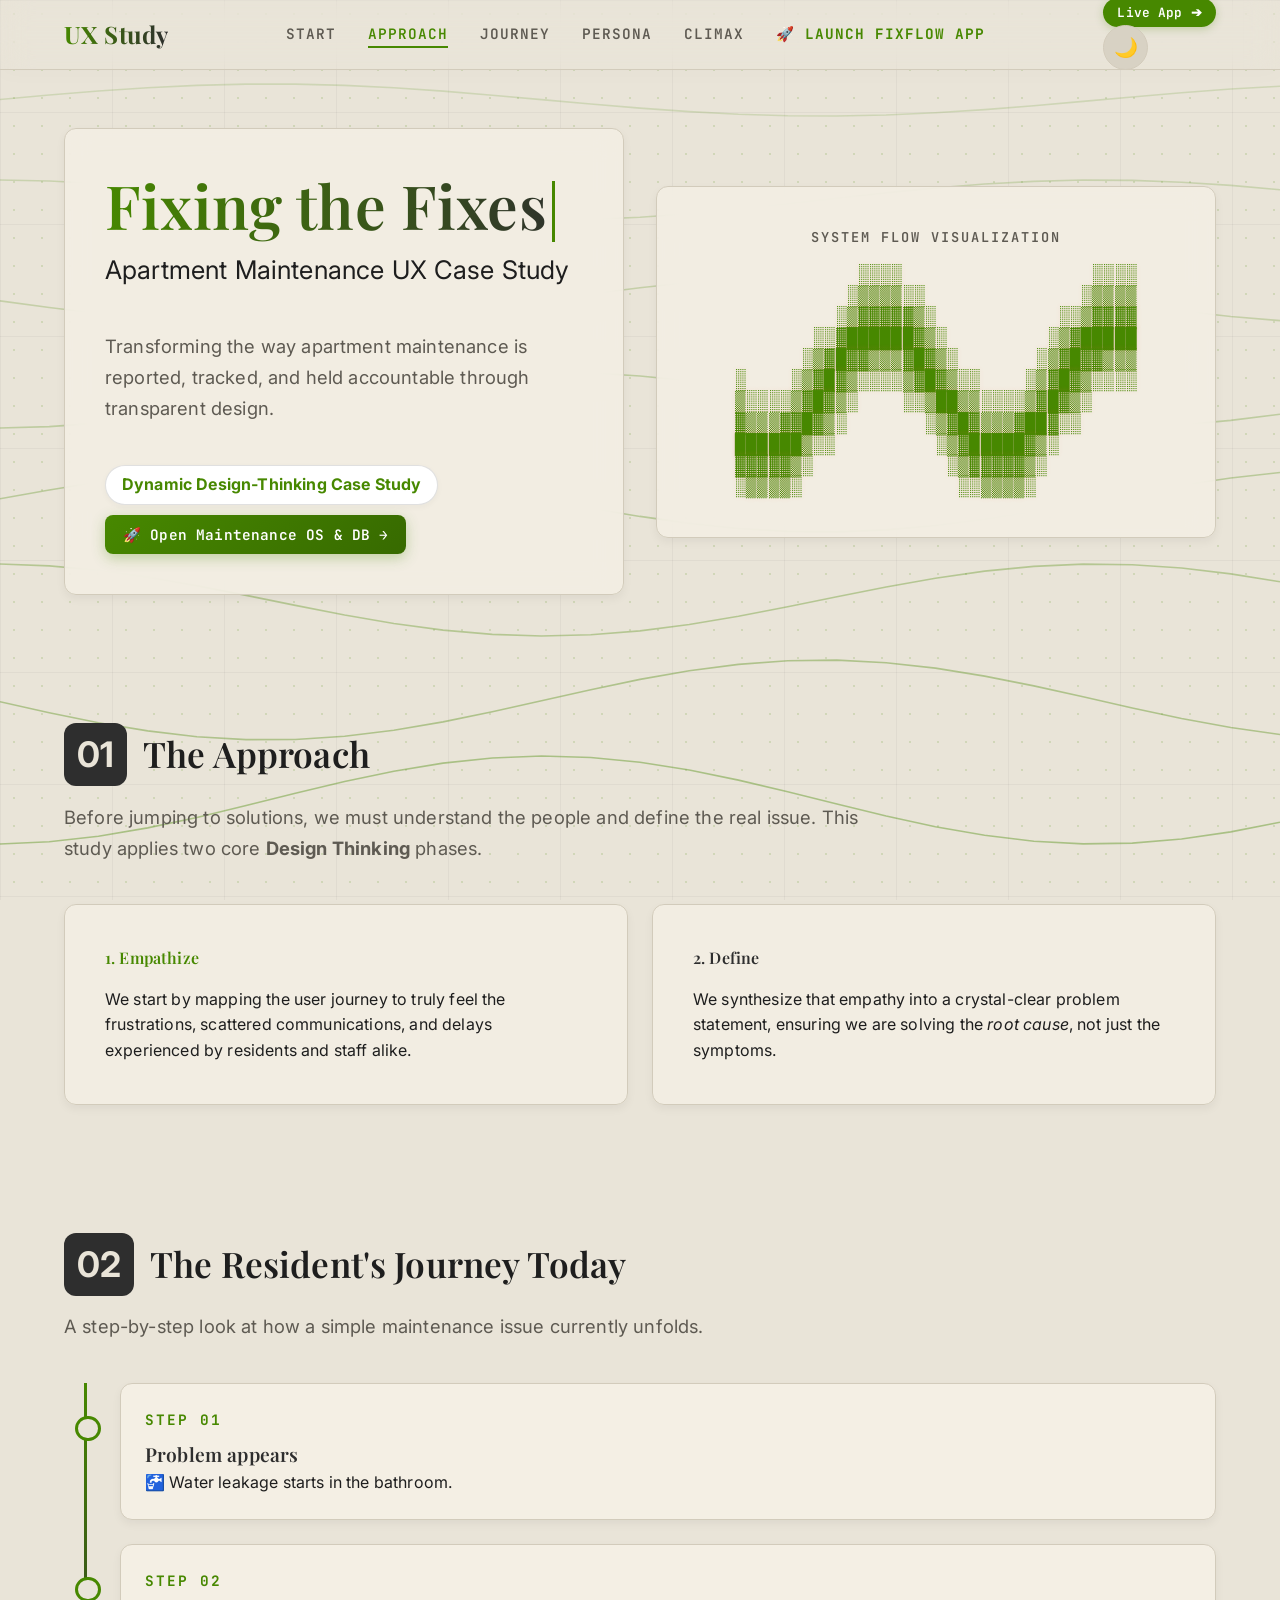
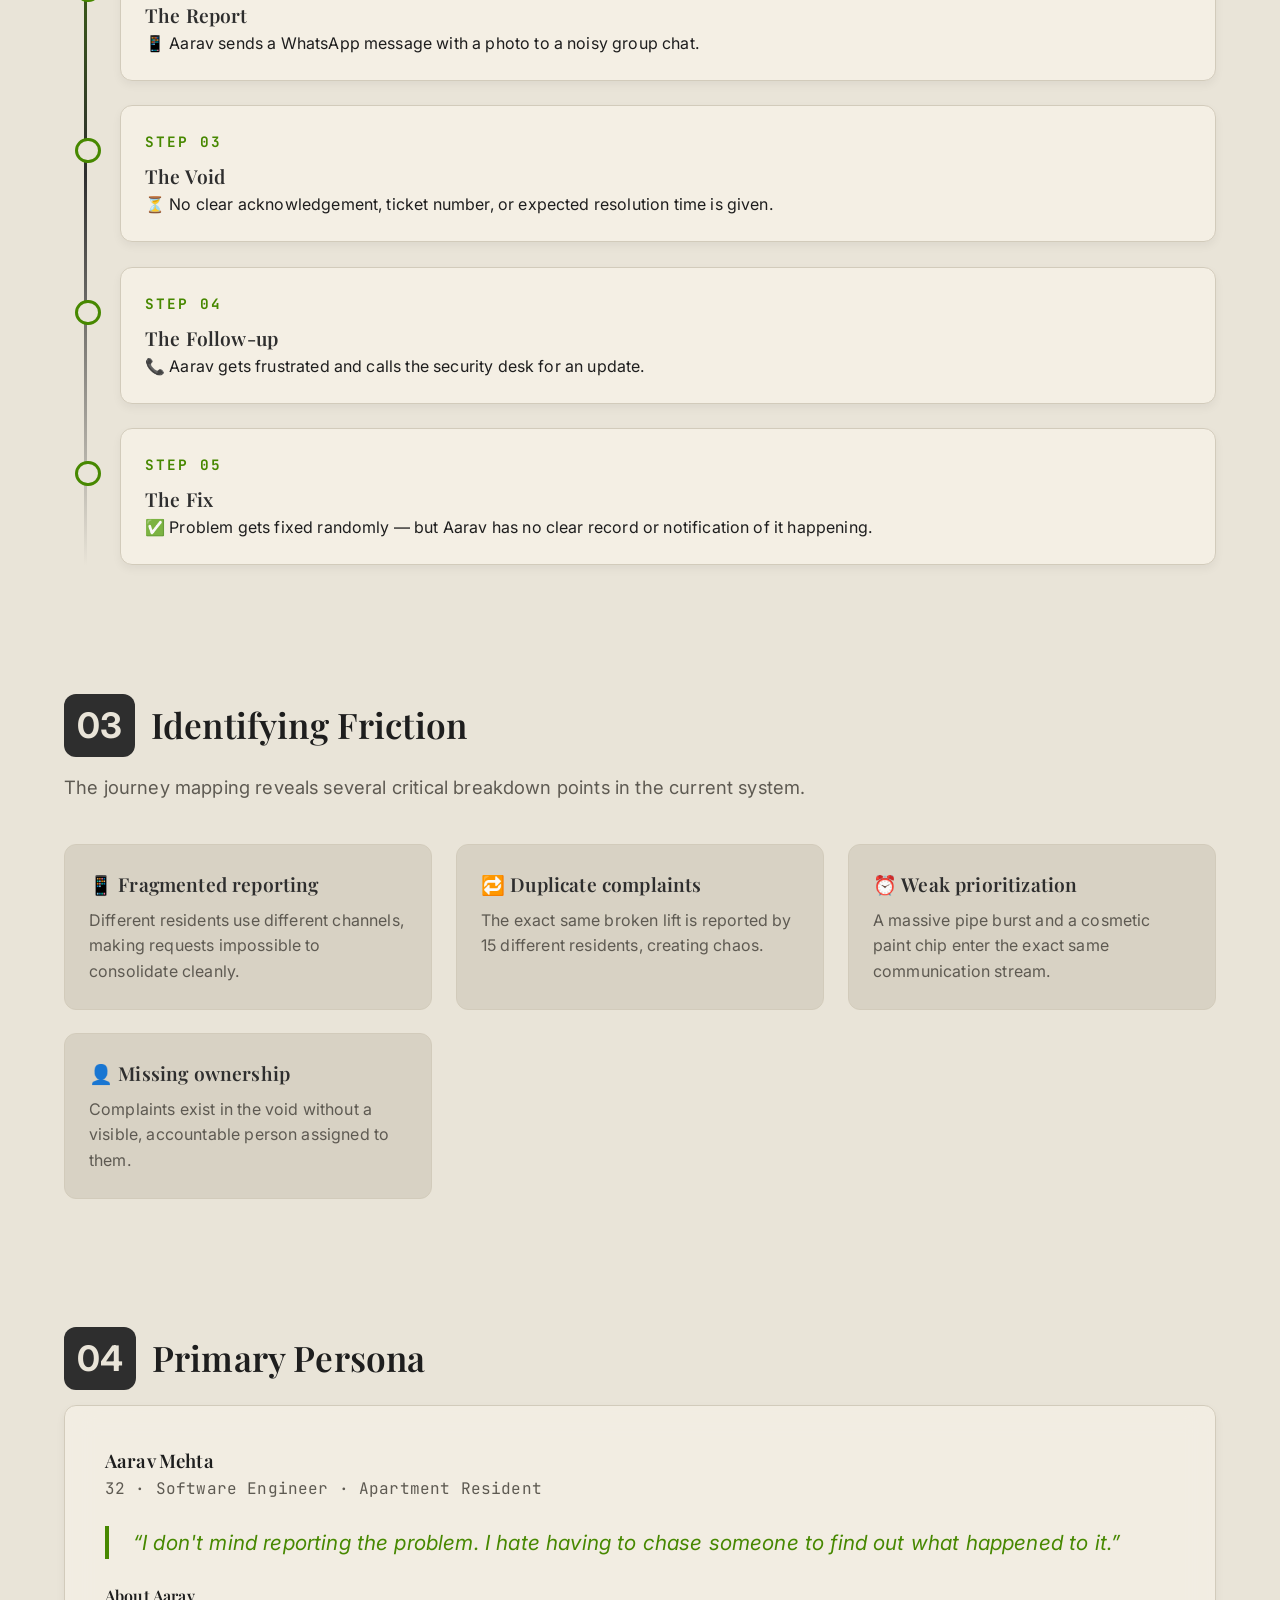
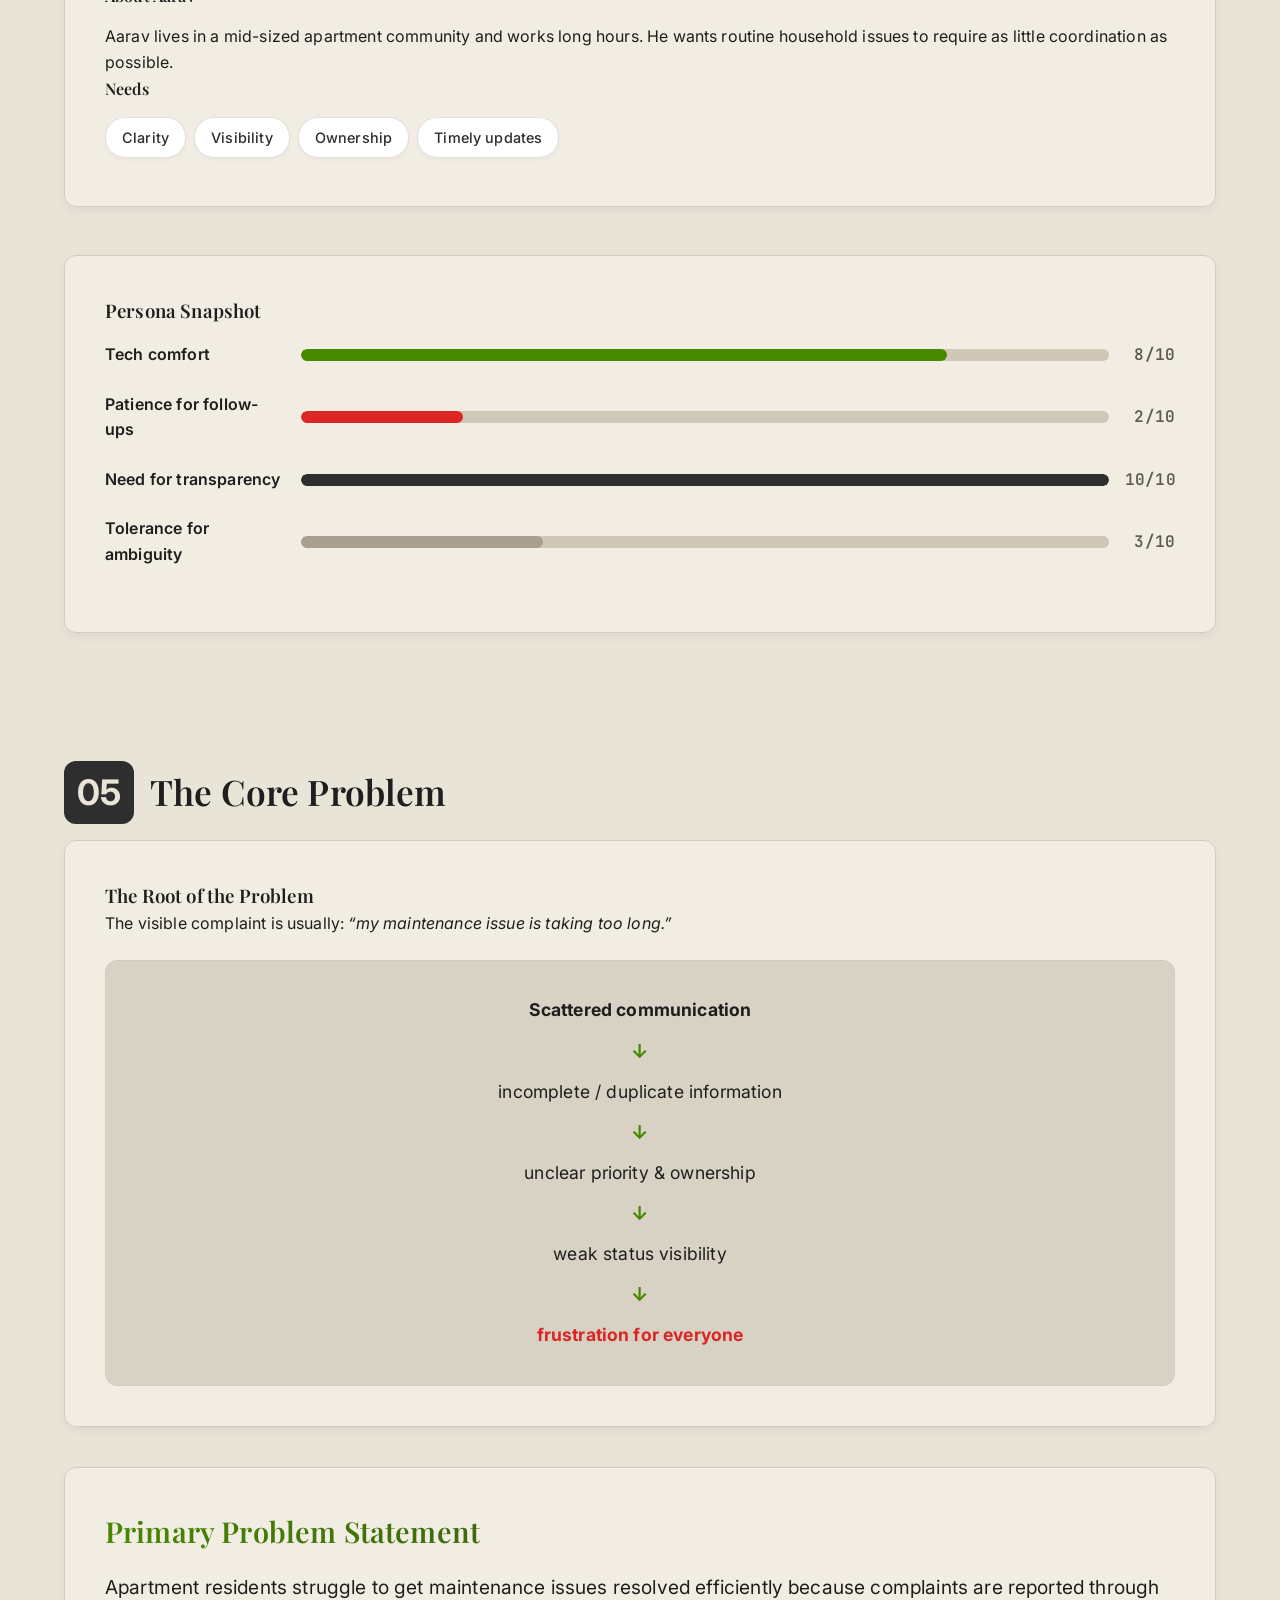
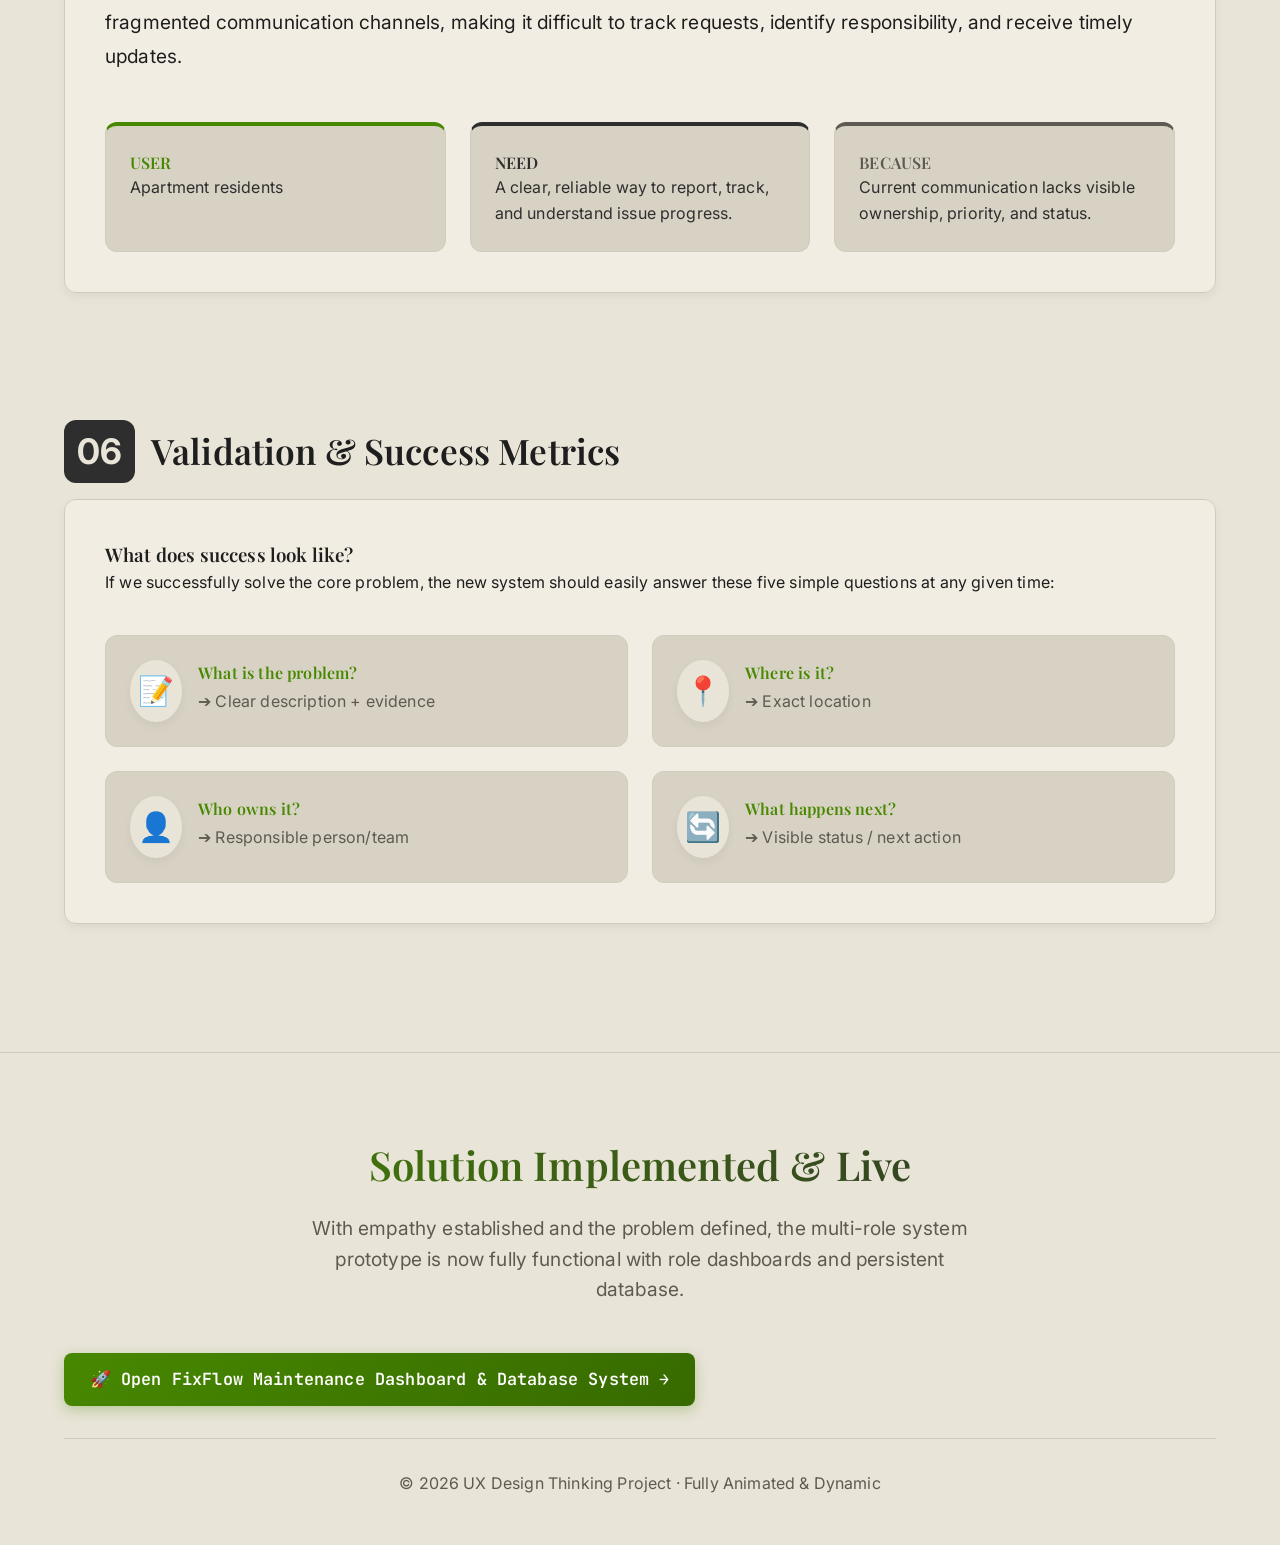
<file: index.html>
<!DOCTYPE html>
<html lang="en">
<head>
    <meta charset="UTF-8">
    <meta name="viewport" content="width=device-width, initial-scale=1.0">
    <title>Fixing the Fixes — UX Case Study</title>
    <!-- Importing fonts required by the theme -->
    <link rel="preconnect" href="https://fonts.googleapis.com">
    <link rel="preconnect" href="https://fonts.gstatic.com" crossorigin>
    <link href="https://fonts.googleapis.com/css2?family=Inter:wght@400;500;600&family=JetBrains+Mono&family=Playfair+Display:ital,wght@0,600;1,600&display=swap" rel="stylesheet">
    <link rel="stylesheet" href="style.css">
</head>
<body>
    <!-- Ambient Background -->
    <div id="ambient-bg">
        <canvas id="bg-canvas"></canvas>
    </div>

    <!-- NEW: Sticky Navigation Bar -->
    <nav class="glass-nav" id="navbar">
        <div class="nav-brand font-serif gradient-text">UX Study</div>
        <ul class="nav-links font-mono">
            <li><a href="#hero" class="active">Start</a></li>
            <li><a href="#dt-context">Approach</a></li>
            <li><a href="#journey">Journey</a></li>
            <li><a href="#persona">Persona</a></li>
            <li><a href="#problem-statement">Climax</a></li>
            <li><a href="jatin/index.html" style="color: var(--chart-1); font-weight: 700;">🚀 Launch FixFlow App</a></li>
        </ul>
        <div class="nav-actions">
            <a href="jatin/index.html" class="nav-cta-btn font-mono" title="Open Independent Maintenance System">Live App ➔</a>
            <button id="theme-toggle" title="Toggle Light/Dark Theme">🌙</button>
        </div>
    </nav>

    <!-- 0. HERO SECTION -->
    <header id="hero" class="hero container split-layout mt-4 mb-4">
        <div class="hero-content theme-card scroll-anim interactive-card" data-anim="slide-right">
            <h1 class="gradient-text" id="typewriter-title"></h1>
            <h2>Apartment Maintenance UX Case Study</h2>
            <p class="subtitle mt-2">Transforming the way apartment maintenance is reported, tracked, and held accountable through transparent design.</p>
            <div style="display: flex; gap: 10px; align-items: center; flex-wrap: wrap; margin-top: 1rem;">
                <div class="badge">Dynamic Design-Thinking Case Study</div>
                <a href="jatin/index.html" class="hero-cta-btn font-mono">🚀 Open Maintenance OS &amp; DB →</a>
            </div>
        </div>
        
        <div class="hero-visual theme-card scroll-anim interactive-card" data-anim="slide-left">
            <h4 class="font-mono accent-3 mb-2" style="font-size: 0.85rem; text-transform: uppercase; letter-spacing: 2px;">System Flow Visualization</h4>
            <pre id="ascii-anim" class="font-mono ascii-art"></pre>
        </div>
    </header>

    <main class="container">

        <!-- 1. THE APPROACH (Design Thinking) -->
        <section id="dt-context" class="scroll-anim" data-anim="fade-up">
            <h2 class="section-title"><span>01</span> The Approach</h2>
            <p class="mb-4 subtitle">Before jumping to solutions, we must understand the people and define the real issue. This study applies two core <strong>Design Thinking</strong> phases.</p>
            <div class="grid-2">
                <div class="theme-card interactive-card">
                    <h4 class="accent-1 mb-2">1. Empathize</h4>
                    <p>We start by mapping the user journey to truly feel the frustrations, scattered communications, and delays experienced by residents and staff alike.</p>
                </div>
                <div class="theme-card interactive-card">
                    <h4 class="accent-2 mb-2">2. Define</h4>
                    <p>We synthesize that empathy into a crystal-clear problem statement, ensuring we are solving the <em>root cause</em>, not just the symptoms.</p>
                </div>
            </div>
        </section>

        <!-- 2. THE JOURNEY -->
        <section id="journey">
            <h2 class="section-title scroll-anim" data-anim="fade-up"><span>02</span> The Resident's Journey Today</h2>
            <p class="mb-4 subtitle scroll-anim" data-anim="fade-up">A step-by-step look at how a simple maintenance issue currently unfolds.</p>
            <div id="journey-timeline" class="journey-timeline">
                <!-- Injected dynamically via JS -->
            </div>
        </section>

        <!-- 3. THE PAIN POINTS -->
        <section id="pain-points">
            <h2 class="section-title scroll-anim" data-anim="fade-up"><span>03</span> Identifying Friction</h2>
            <p class="mb-4 subtitle scroll-anim" data-anim="fade-up">The journey mapping reveals several critical breakdown points in the current system.</p>
            <div id="pain-points-grid" class="grid-2">
                <!-- Injected dynamically via JS -->
            </div>
        </section>

        <!-- 4. THE PERSONA -->
        <section id="persona">
            <h2 class="section-title scroll-anim" data-anim="fade-up"><span>04</span> Primary Persona</h2>
            <div class="persona-card theme-card scroll-anim interactive-card" data-anim="scale-in">
                <div class="persona-header">
                    <h3>Aarav Mehta</h3>
                    <p class="font-mono accent-3">32 &middot; Software Engineer &middot; Apartment Resident</p>
                </div>
                <blockquote class="persona-quote">
                    “I don't mind reporting the problem. I hate having to chase someone to find out what happened to it.”
                </blockquote>
                <div class="persona-grid">
                    <div>
                        <h4 class="mb-2">About Aarav</h4>
                        <p>Aarav lives in a mid-sized apartment community and works long hours. He wants routine household issues to require as little coordination as possible.</p>
                    </div>
                    <div>
                        <h4 class="mb-2">Needs</h4>
                        <div id="persona-needs" class="tags">
                            <!-- Injected dynamically via JS -->
                        </div>
                    </div>
                </div>
            </div>

            <div class="snapshot-container theme-card mt-4 scroll-anim interactive-card" data-anim="fade-up">
                <h3 class="mb-2">Persona Snapshot</h3>
                <!-- Progress bars are empty initially; filled via JS on scroll -->
                <div id="progress-container"></div>
            </div>
        </section>

        <!-- 5. THE PROBLEM STATEMENT (The Climax) -->
        <section id="problem-statement" class="scroll-anim" data-anim="scale-in">
            <h2 class="section-title"><span>05</span> The Core Problem</h2>
            
            <div class="theme-card root-cause-card interactive-card mb-4">
                <h3>The Root of the Problem</h3>
                <p>The visible complaint is usually: <em>“my maintenance issue is taking too long.”</em></p>
                <div class="chain-reaction">
                    <div class="chain-item"><strong>Scattered communication</strong></div>
                    <div class="chain-arrow">↓</div>
                    <div class="chain-item">incomplete / duplicate information</div>
                    <div class="chain-arrow">↓</div>
                    <div class="chain-item">unclear priority &amp; ownership</div>
                    <div class="chain-arrow">↓</div>
                    <div class="chain-item">weak status visibility</div>
                    <div class="chain-arrow">↓</div>
                    <div class="chain-item highlight-red">frustration for everyone</div>
                </div>
            </div>

            <div class="statement-card theme-card scroll-anim interactive-card" data-anim="slide-up">
                <h3 class="gradient-text" style="font-size: 1.8rem; margin-bottom: 1rem;">Primary Problem Statement</h3>
                <p class="statement-text" style="font-size: 1.2rem; line-height: 1.8;">Apartment residents struggle to get maintenance issues resolved efficiently because complaints are reported through fragmented communication channels, making it difficult to track requests, identify responsibility, and receive timely updates.</p>
                
                <div class="grid-3 mt-4">
                    <div class="dynamic-card border-1">
                        <h4 class="accent-1">USER</h4>
                        <p>Apartment residents</p>
                    </div>
                    <div class="dynamic-card border-2">
                        <h4 class="accent-2">NEED</h4>
                        <p>A clear, reliable way to report, track, and understand issue progress.</p>
                    </div>
                    <div class="dynamic-card border-3">
                        <h4 class="accent-3">BECAUSE</h4>
                        <p>Current communication lacks visible ownership, priority, and status.</p>
                    </div>
                </div>
            </div>
        </section>

        <!-- 6. VALIDATION & SUCCESS -->
        <section id="validation" class="scroll-anim" data-anim="fade-up">
            <h2 class="section-title"><span>06</span> Validation &amp; Success Metrics</h2>
            
            <div class="theme-card interactive-card">
                <h3>What does success look like?</h3>
                <p class="mb-4">If we successfully solve the core problem, the new system should easily answer these five simple questions at any given time:</p>
                <div id="success-metrics" class="grid-2">
                    <!-- Injected dynamically via JS -->
                </div>
            </div>
        </section>

    </main>

    <footer class="dt-footer">
        <div class="container scroll-anim" data-anim="fade-up">
            <h3 class="font-serif gradient-text">Solution Implemented &amp; Live</h3>
            <p class="footer-intro mt-2">With empathy established and the problem defined, the multi-role system prototype is now fully functional with role dashboards and persistent database.</p>
            <div class="mt-4" style="margin-bottom: 2rem;">
                <a href="jatin/index.html" class="hero-cta-btn font-mono" style="display:inline-block; font-size:1.05rem; padding: 0.8rem 1.6rem;">
                    🚀 Open FixFlow Maintenance Dashboard &amp; Database System →
                </a>
            </div>
            <div class="footer-bottom">
                <p>&copy; 2026 UX Design Thinking Project &middot; Fully Animated & Dynamic</p>
            </div>
        </div>
    </footer>

    <!-- NEW: Back to Top Button -->
    <button id="back-to-top" title="Go to top">↑</button>

    <script src="script.js"></script>
</body>
</html>
</file>
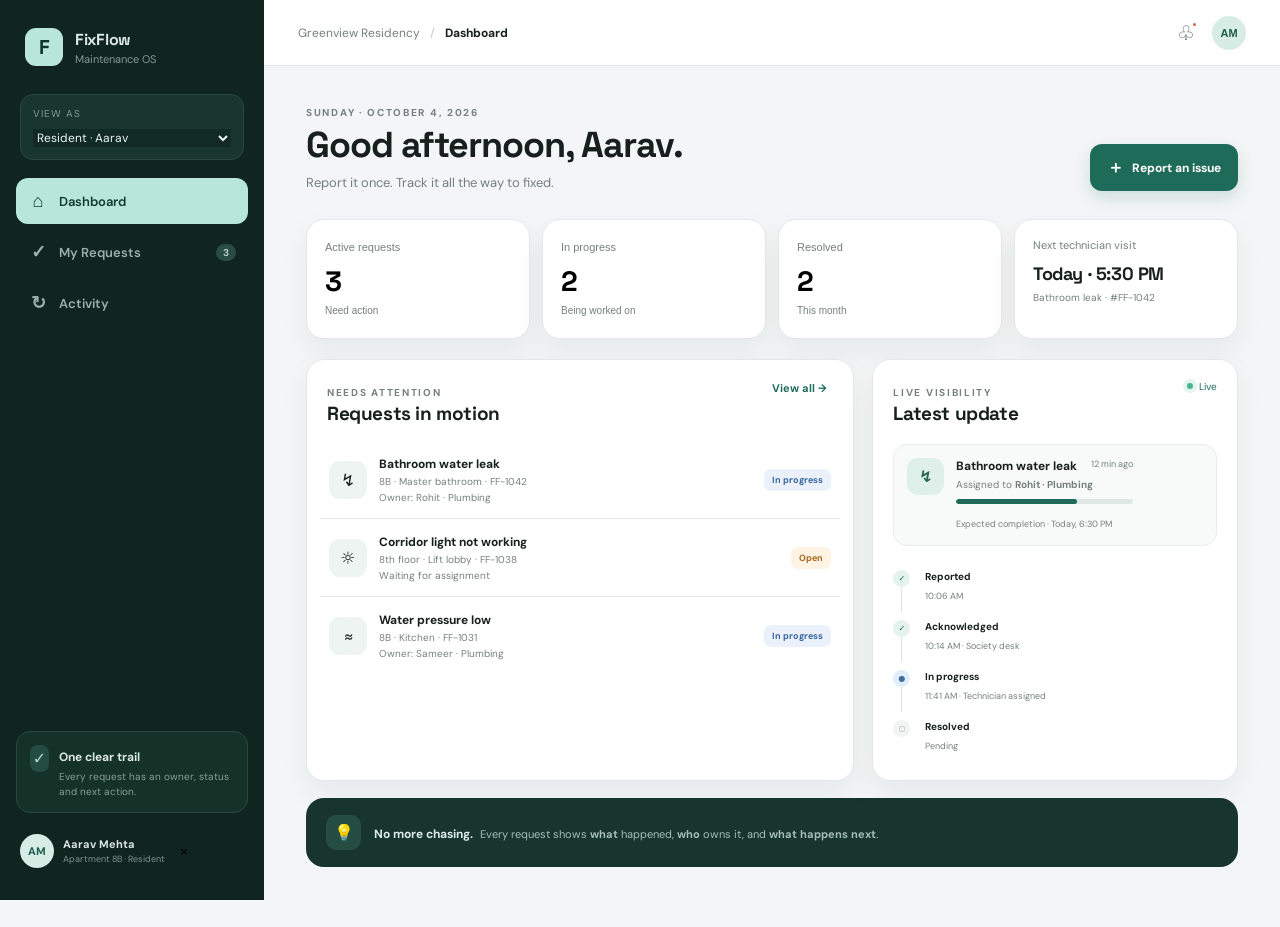
<file: himanshu/maintenance_solution/index.html>
<!DOCTYPE html>
<html lang="en">
<head>
  <meta charset="UTF-8" />
  <meta name="viewport" content="width=device-width, initial-scale=1.0" />
  <title>FixFlow — Apartment Maintenance</title>
  <meta name="description" content="Working UX prototype for apartment maintenance reporting, tracking and accountability." />
  <link rel="preconnect" href="https://fonts.googleapis.com">
  <link rel="preconnect" href="https://fonts.gstatic.com" crossorigin>
  <link href="https://fonts.googleapis.com/css2?family=DM+Sans:wght@400;500;600;700&family=Space+Grotesk:wght@500;600;700&display=swap" rel="stylesheet">
  <link rel="stylesheet" href="style.css" />
</head>
<body>
  <div class="app-shell">
    <aside class="sidebar" id="sidebar">
      <div class="brand">
        <div class="brand-mark">F</div>
        <div>
          <strong>FixFlow</strong>
          <span>Maintenance OS</span>
        </div>
      </div>

      <div class="role-switcher">
        <label for="roleSelect">View as</label>
        <select id="roleSelect">
          <option value="resident">Resident · Aarav</option>
          <option value="staff">Maintenance Staff</option>
          <option value="manager">Society Manager</option>
        </select>
      </div>

      <nav class="nav" aria-label="Primary">
        <button class="nav-item active" data-view="dashboard"><span>⌂</span> Dashboard</button>
        <button class="nav-item" data-view="tickets"><span>✓</span> My Requests <b id="navCount">4</b></button>
        <button class="nav-item" data-view="activity"><span>↻</span> Activity</button>
      </nav>

      <div class="sidebar-bottom">
        <div class="trust-card">
          <div class="trust-icon">✓</div>
          <div>
            <strong>One clear trail</strong>
            <p>Every request has an owner, status and next action.</p>
          </div>
        </div>
        <div class="user-mini">
          <div class="avatar">AM</div>
          <div><strong>Aarav Mehta</strong><span>Apartment 8B · Resident</span></div>
          <button id="mobileMenuBtn" class="icon-btn" aria-label="Close menu">×</button>
        </div>
      </div>
    </aside>

    <main class="main">
      <header class="topbar">
        <button class="icon-btn mobile-only" id="openSidebar" aria-label="Open menu">☰</button>
        <div class="breadcrumb"><span>Greenview Residency</span><i>/</i><strong id="pageTitle">Dashboard</strong></div>
        <div class="top-actions">
          <button class="notif-btn" id="notifBtn" aria-label="Notifications">♧<span></span></button>
          <button class="avatar top-avatar">AM</button>
        </div>
      </header>

      <section class="content" id="appContent">
        <div class="view active" id="view-dashboard">
          <div class="hero-row">
            <div>
              <p class="eyebrow">SUNDAY · OCTOBER 4, 2026</p>
              <h1 id="greeting">Good afternoon, Aarav.</h1>
              <p class="subtle">Report it once. Track it all the way to fixed.</p>
            </div>
            <button class="primary-btn" id="reportBtn"><span>＋</span> Report an issue</button>
          </div>

          <div class="stat-grid">
            <button class="stat-card" data-filter="active">
              <span class="stat-label">Active requests</span>
              <strong id="statActive">3</strong>
              <small>Need action</small>
            </button>
            <button class="stat-card" data-filter="progress">
              <span class="stat-label">In progress</span>
              <strong id="statProgress">2</strong>
              <small>Being worked on</small>
            </button>
            <button class="stat-card" data-filter="resolved">
              <span class="stat-label">Resolved</span>
              <strong id="statResolved">2</strong>
              <small>This month</small>
            </button>
            <div class="stat-card eta-card">
              <span class="stat-label">Next technician visit</span>
              <strong>Today · 5:30 PM</strong>
              <small>Bathroom leak · #FF-1042</small>
            </div>
          </div>

          <div class="dashboard-grid">
            <section class="panel attention-panel">
              <div class="panel-head">
                <div>
                  <span class="section-kicker">NEEDS ATTENTION</span>
                  <h2>Requests in motion</h2>
                </div>
                <button class="text-btn" data-go="tickets">View all →</button>
              </div>
              <div id="attentionList" class="ticket-list"></div>
            </section>

            <section class="panel timeline-panel">
              <div class="panel-head">
                <div>
                  <span class="section-kicker">LIVE VISIBILITY</span>
                  <h2>Latest update</h2>
                </div>
                <span class="live-pill"><span></span> Live</span>
              </div>
              <div class="featured-update">
                <div class="update-icon plumbing">↯</div>
                <div>
                  <div class="update-top"><strong>Bathroom water leak</strong><span>12 min ago</span></div>
                  <p>Assigned to <b>Rohit · Plumbing</b></p>
                  <div class="mini-progress"><span style="width:68%"></span></div>
                  <small>Expected completion · Today, 6:30 PM</small>
                </div>
              </div>
              <div class="timeline-mini">
                <div class="timeline-step done"><span>✓</span><div><strong>Reported</strong><small>10:06 AM</small></div></div>
                <div class="timeline-step done"><span>✓</span><div><strong>Acknowledged</strong><small>10:14 AM · Society desk</small></div></div>
                <div class="timeline-step current"><span>●</span><div><strong>In progress</strong><small>11:41 AM · Technician assigned</small></div></div>
                <div class="timeline-step"><span>○</span><div><strong>Resolved</strong><small>Pending</small></div></div>
              </div>
            </section>
          </div>

          <section class="insight-strip">
            <div class="insight-icon">💡</div>
            <div><strong>No more chasing.</strong><span>Every request shows <b>what</b> happened, <b>who</b> owns it, and <b>what happens next</b>.</span></div>
          </section>
        </div>

        <div class="view" id="view-tickets">
          <div class="hero-row compact">
            <div><p class="eyebrow">REQUEST CENTER</p><h1>Maintenance requests</h1><p class="subtle">A single place to report, track and close the loop.</p></div>
            <button class="primary-btn" id="reportBtn2"><span>＋</span> New request</button>
          </div>
          <div class="toolbar panel">
            <div class="search-wrap"><span>⌕</span><input id="searchInput" type="search" placeholder="Search requests, locations or IDs…"></div>
            <div class="filters" id="filterButtons">
              <button class="filter active" data-list-filter="all">All</button>
              <button class="filter" data-list-filter="open">Open</button>
              <button class="filter" data-list-filter="progress">In progress</button>
              <button class="filter" data-list-filter="resolved">Resolved</button>
            </div>
          </div>
          <section class="panel table-panel"><div id="fullTicketList" class="full-ticket-list"></div></section>
        </div>

        <div class="view" id="view-activity">
          <div class="hero-row compact"><div><p class="eyebrow">AUDIT TRAIL</p><h1>Activity</h1><p class="subtle">Nothing disappears into a chat thread.</p></div></div>
          <section class="panel activity-panel" id="activityList"></section>
        </div>
      </section>
    </main>
  </div>

  <div class="modal-backdrop" id="modalBackdrop" hidden>
    <section class="modal" role="dialog" aria-modal="true" aria-labelledby="modalTitle">
      <button class="modal-close" id="modalClose" aria-label="Close">×</button>
      <div id="modalContent"></div>
    </section>
  </div>

  <div class="toast" id="toast" role="status"><span>✓</span><div><strong id="toastTitle">Done</strong><small id="toastText"></small></div></div>

  <script src="app.js"></script>
</body>
</html>
</file>
<file: style.css>
/* User Provided Theme Variables */
:root {
  --card: #F4EFE4;
  --ring: #2E2E2E;
  --input: #D2CBBB;
  --muted: #CFC8B8;
  --accent: #E6E4D7;
  --border: #D2CBBB;
  --radius: 0.75rem; 
  --chart-1: #478800; /* Scheele's Green */
  --chart-2: #1E1E1E;
  --chart-3: #5E5A52;
  --chart-4: #A89F8F;
  --chart-5: #CFC8B8;
  --popover: #F4EFE4;
  --primary: #2E2E2E;
  --sidebar: #E3DDCF;
  --spacing: 0.25rem;
  --font-mono: "JetBrains Mono", monospace;
  --font-sans: "Inter", sans-serif;
  --secondary: #D8D2C4;
  --background: #E9E4D8;
  --font-serif: "Playfair Display", serif;
  --foreground: #1E1E1E;
  --destructive: #DC2626;
  --shadow-blur: 10px;
  --shadow-color: #000000;
  --sidebar-ring: #2E2E2E;
  --shadow-spread: 0px;
  --letter-spacing: 0.01em;
  --shadow-opacity: 0.05; 
  --sidebar-accent: #E6E4D7;
  --sidebar-border: #D2CBBB;
  --card-foreground: #1E1E1E;
  --shadow-offset-x: 0px;
  --shadow-offset-y: 4px;
  --sidebar-primary: #2E2E2E;
  --muted-foreground: #5E5A52;
  --accent-foreground: #2E2E2E;
  --popover-foreground: #1E1E1E;
  --primary-foreground: #E6E4D7;
  --sidebar-foreground: #1E1E1E;
  --secondary-foreground: #2E2E2E;
  --destructive-foreground: #FFFFFF;
  --sidebar-accent-foreground: #2E2E2E;
  --sidebar-primary-foreground: #E6E4D7;
}

.dark {
  --card: #1C1C1C;
  --ring: #D1CFC0;
  --input: #2C2C2C;
  --muted: #2A2A2A;
  --accent: #363636;
  --border: #2C2C2C;
  --radius: 0.75rem;
  --chart-1: #5db200; /* Scheele's Green for Dark Mode */
  --chart-2: #D9CFC2;
  --chart-3: #8E8A83;
  --chart-4: #5C5A56;
  --chart-5: #3B3B3B;
  --popover: #1C1C1C;
  --primary: #D1CFC0;
  --sidebar: #101010;
  --spacing: 0.25rem;
  --font-mono: "JetBrains Mono", monospace;
  --font-sans: "Inter", sans-serif;
  --secondary: #222222;
  --background: #141414;
  --font-serif: "Playfair Display", serif;
  --foreground: #E8E3DA;
  --destructive: #EF4444;
  --shadow-blur: 15px;
  --shadow-color: #000000;
  --sidebar-ring: #D1CFC0;
  --shadow-spread: 0px;
  --letter-spacing: 0.01em;
  --shadow-opacity: 0.3;
  --sidebar-accent: #363636;
  --sidebar-border: #2C2C2C;
  --card-foreground: #E8E3DA;
  --shadow-offset-x: 0px;
  --shadow-offset-y: 6px;
  --sidebar-primary: #D1CFC0;
  --muted-foreground: #8E8A83;
  --accent-foreground: #D1CFC0;
  --popover-foreground: #E8E3DA;
  --primary-foreground: #363636;
  --sidebar-foreground: #E8E3DA;
  --secondary-foreground: #D1CFC0;
  --destructive-foreground: #FFFFFF;
  --sidebar-accent-foreground: #D1CFC0;
  --sidebar-primary-foreground: #363636;
}

/* Base Styles & Custom Scrollbar */
* { box-sizing: border-box; margin: 0; padding: 0; }

html { 
    scroll-behavior: smooth; 
    scroll-padding-top: 100px; /* Offset for sticky nav */
}

::-webkit-scrollbar { width: 12px; }
::-webkit-scrollbar-track { background: var(--background); }
::-webkit-scrollbar-thumb { background: var(--border); border-radius: 6px; border: 3px solid var(--background); }
::-webkit-scrollbar-thumb:hover { background: var(--chart-1); }

body {
    background-color: var(--background);
    color: var(--foreground);
    font-family: var(--font-sans);
    line-height: 1.6;
    overflow-x: hidden;
    letter-spacing: var(--letter-spacing);
    transition: background-color 0.4s ease, color 0.4s ease;
    perspective: 1000px;
}

/* Ambient Background with Architectural Grid */
#ambient-bg { 
    position: fixed; 
    top: 0; left: 0; 
    width: 100vw; height: 100vh; 
    z-index: 0; 
    overflow: hidden; 
    pointer-events: none;
    background-image: 
        radial-gradient(rgba(71, 136, 0, 0.15) 1px, transparent 1px),
        linear-gradient(to right, rgba(0, 0, 0, 0.04) 1px, transparent 1px),
        linear-gradient(to bottom, rgba(0, 0, 0, 0.04) 1px, transparent 1px);
    background-size: 28px 28px, 112px 112px, 112px 112px;
}
.dark #ambient-bg {
    background-image: 
        radial-gradient(rgba(93, 178, 0, 0.2) 1px, transparent 1px),
        linear-gradient(to right, rgba(255, 255, 255, 0.04) 1px, transparent 1px),
        linear-gradient(to bottom, rgba(255, 255, 255, 0.04) 1px, transparent 1px);
}
#bg-canvas { position: absolute; top: 0; left: 0; width: 100%; height: 100%; pointer-events: none; opacity: 1; }

h1, h2, h3, h4, h5, h6, .font-serif { font-family: var(--font-serif); font-weight: 600; }
.font-mono { font-family: var(--font-mono); }

/* Sticky Glass Navigation */
.glass-nav {
    position: fixed;
    top: 0; left: 0; right: 0;
    height: 70px;
    display: flex;
    justify-content: space-between;
    align-items: center;
    padding: 0 5%;
    background: var(--background); /* Fallback */
    background: rgba(0,0,0,0); /* Rely on backdrop filter for glass effect in modern browsers */
    backdrop-filter: blur(15px);
    -webkit-backdrop-filter: blur(15px);
    border-bottom: 1px solid var(--border);
    z-index: 1000;
    transition: transform 0.3s ease, background 0.3s ease;
    box-shadow: 0 4px 20px rgba(0,0,0,0.02);
}
/* A small trick to ensure light mode text stays readable if backdrop filter fails */
@supports not (backdrop-filter: blur(15px)) {
    .glass-nav { background: var(--card); }
}

.nav-brand { font-size: 1.5rem; font-weight: bold; }
.nav-links { display: flex; list-style: none; gap: 2rem; }
.nav-links a { 
    text-decoration: none; 
    color: var(--muted-foreground); 
    font-size: 0.9rem; 
    font-weight: 600; 
    text-transform: uppercase; 
    letter-spacing: 1px;
    transition: color 0.3s ease, transform 0.3s ease;
    display: inline-block;
}
.nav-links a:hover { color: var(--primary); transform: translateY(-2px); }
.nav-links a.active { color: var(--chart-1); border-bottom: 2px solid var(--chart-1); }

@media (max-width: 850px) {
    .nav-links { display: none; } /* Hide links on mobile for simplicity, keeping just brand and theme toggle */
}

/* Theme Toggle Button (Moved inside nav) */
#theme-toggle {
    background: var(--secondary); color: var(--secondary-foreground); border: 1px solid var(--border);
    border-radius: 50%; width: 45px; height: 45px; display: flex; justify-content: center; align-items: center; cursor: pointer; font-size: 1.2rem;
    transition: all 0.3s cubic-bezier(0.25, 0.8, 0.25, 1); box-shadow: var(--shadow-offset-x) var(--shadow-offset-y) var(--shadow-blur) var(--shadow-spread) rgba(var(--shadow-color), var(--shadow-opacity));
}
#theme-toggle:hover { background: var(--muted); transform: rotate(15deg) scale(1.1); }

/* Typography Utility */
.accent-1 { color: var(--chart-1); }
.accent-2 { color: var(--primary); }
.accent-3 { color: var(--muted-foreground); }
.highlight-red { color: var(--destructive); font-weight: bold; }
.mt-2 { margin-top: 1.5rem; }
.mt-4 { margin-top: 3rem; }
.mb-2 { margin-bottom: 1rem; }
.mb-4 { margin-bottom: 2.5rem; }

/* Gradient Text */
.gradient-text {
    background: linear-gradient(90deg, var(--chart-1), var(--primary), var(--muted-foreground));
    -webkit-background-clip: text;
    -webkit-text-fill-color: transparent;
    background-size: 200% auto;
    animation: gradientMove 8s ease-in-out infinite alternate;
}
@keyframes gradientMove { 0% { background-position: 0% center; } 100% { background-position: 100% center; } }

/* Layouts */
.container { max-width: 1200px; margin: 0 auto; padding: 0 1.5rem; position: relative; z-index: 1; }
.grid-2 { display: grid; grid-template-columns: repeat(auto-fit, minmax(350px, 1fr)); gap: 1.5rem; }
.grid-3 { display: grid; grid-template-columns: repeat(auto-fit, minmax(280px, 1fr)); gap: 1.5rem; }

/* Split Hero Layout */
.split-layout { display: grid; grid-template-columns: 1fr 1fr; gap: 2rem; align-items: center; padding-top: 8rem; padding-bottom: 4rem; }
@media (max-width: 850px) { .split-layout { grid-template-columns: 1fr; padding-top: 7rem; } }
.hero-content { display: flex; flex-direction: column; justify-content: center; }
.hero-content h1 { font-size: 3.8rem; margin-bottom: 0.5rem; line-height: 1.2; min-height: 4.5rem; } 
.hero-content h2 { font-size: 1.6rem; color: var(--foreground); margin-bottom: 1rem; font-weight: 400; font-family: var(--font-sans); }
.hero-visual { background: var(--card); display: flex; flex-direction: column; justify-content: center; align-items: center; min-height: 350px; overflow: hidden; }

/* ASCII Art */
.ascii-art { color: var(--chart-1); font-size: 1.1rem; line-height: 1.2; white-space: pre; text-align: left; font-weight: 600; text-shadow: 0 0 5px rgba(242, 106, 75, 0.2); }

.subtitle { color: var(--muted-foreground); font-size: 1.15rem; max-width: 800px; line-height: 1.7; }
.badge { display: inline-block; background-color: #FFFFFF !important; color: var(--chart-1); padding: 0.4rem 1rem; border-radius: 20px; font-weight: 700; margin-top: 1.5rem; border: 1px solid rgba(0,0,0,0.12); box-shadow: 0 2px 6px rgba(0,0,0,0.04); align-self: flex-start; }
.dark .badge { background-color: #FFFFFF !important; color: #2e6600 !important; }

.theme-card {
    background-color: rgba(244, 239, 228, 0.85);
    backdrop-filter: blur(14px);
    -webkit-backdrop-filter: blur(14px);
    color: var(--card-foreground);
    border: 1px solid var(--border);
    border-radius: var(--radius);
    padding: 2.5rem;
    box-shadow: var(--shadow-offset-x) var(--shadow-offset-y) var(--shadow-blur) var(--shadow-spread) rgba(0,0,0,var(--shadow-opacity));
    transition: transform 0.1s ease-out, border-color 0.4s ease, box-shadow 0.4s ease;
    transform-style: preserve-3d;
}
.dark .theme-card {
    background-color: rgba(28, 28, 28, 0.85);
}
.theme-card:hover { border-color: var(--primary); box-shadow: var(--shadow-offset-x) 15px 30px var(--shadow-spread) rgba(0,0,0,calc(var(--shadow-opacity) + 0.05)); }

/* Disable 3D tilt logic on touch devices for smoother mobile UX */
@media (hover: none) and (pointer: coarse) {
    .interactive-card { transform: none !important; transition: transform 0.3s ease !important; }
    .interactive-card:hover { transform: translateY(-3px) !important; }
}

.dynamic-card { background-color: var(--secondary); color: var(--secondary-foreground); padding: 1.5rem; border-radius: var(--radius); border: 1px solid var(--border); transition: transform 0.3s ease; }
.dynamic-card:hover { transform: translateY(-3px); }
.border-1 { border-top: 4px solid var(--chart-1); }
.border-2 { border-top: 4px solid var(--primary); }
.border-3 { border-top: 4px solid var(--muted-foreground); }

/* Sections */
section { padding: 4rem 0; }
.section-title { font-size: 2.2rem; margin-bottom: 1rem; display: flex; align-items: center; gap: 1rem; }
.section-title span { color: var(--background); background: var(--primary); padding: 0.2rem 0.8rem; border-radius: var(--radius); font-weight: bold; font-family: var(--font-sans); }

/* Problem Chain Reaction */
.chain-reaction { margin-top: 1.5rem; text-align: center; background: var(--secondary); padding: 1.5rem; border-radius: var(--radius); border: 1px solid var(--border); }
.chain-item { padding: 0.7rem; font-size: 1.1rem; }
.chain-arrow { color: var(--chart-1); font-weight: bold; font-size: 1.2rem; }

/* Persona */
.persona-quote { font-size: 1.3rem; font-style: italic; color: var(--chart-1); border-left: 4px solid var(--chart-1); padding-left: 1.5rem; margin: 1.5rem 0; }
.tags span { display: inline-block; background: #FFFFFF !important; padding: 0.5rem 1rem; border-radius: 20px; margin: 0 0.5rem 0.5rem 0; border: 1px solid rgba(0,0,0,0.12); box-shadow: 0 2px 4px rgba(0,0,0,0.03); color: var(--primary); font-family: var(--font-sans); font-size: 0.9rem; font-weight: 500; transition: all 0.3s ease;}
.dark .tags span { background: #FFFFFF !important; color: #111111 !important; border-color: rgba(255,255,255,0.2); }
.tags span:hover { background: var(--chart-1); color: var(--background); border-color: var(--chart-1); transform: scale(1.05); }

/* Progress Bars */
.progress-row { display: flex; align-items: center; margin-bottom: 1.5rem; gap: 1rem; }
.progress-row .label { width: 180px; font-weight: 600; color: var(--card-foreground); }
.progress-bar { flex-grow: 1; height: 12px; background-color: var(--muted); border-radius: 6px; overflow: hidden; position: relative; }
.progress-bar .fill { height: 100%; border-radius: 6px; width: 0; transition: width 1.5s cubic-bezier(0.25, 0.8, 0.25, 1); }
.progress-row .score { width: 50px; text-align: right; color: var(--muted-foreground); font-family: var(--font-mono); font-weight: 600;}

/* Journey Timeline */
.journey-timeline { display: flex; flex-direction: column; gap: 1.5rem; position: relative; padding-left: 3.5rem; }
.journey-timeline::before { content: ''; position: absolute; left: 1.25rem; top: 0; bottom: 0; width: 3px; background: linear-gradient(to bottom, var(--chart-1), var(--primary), transparent); }
.journey-step { background: var(--card); padding: 1.5rem; border-radius: var(--radius); border: 1px solid var(--border); position: relative; box-shadow: var(--shadow-offset-x) var(--shadow-offset-y) var(--shadow-blur) var(--shadow-spread) rgba(0,0,0,var(--shadow-opacity)); transition: transform 0.3s ease; }
.journey-step:hover { transform: translateX(10px); }
.journey-step::before { content: ''; position: absolute; left: -2.85rem; top: 2rem; width: 1.2rem; height: 1.2rem; background: var(--background); border: 3px solid var(--chart-1); border-radius: 50%; z-index: 2; transition: all 0.3s ease;}
.journey-step:hover::before { background: var(--chart-1); box-shadow: 0 0 15px var(--chart-1); }
.step-num { color: var(--chart-1); font-weight: bold; margin-bottom: 0.5rem; font-size: 0.9rem; letter-spacing: 2px; }

/* Dynamic List Items */
.success-item { display: flex; align-items: flex-start; gap: 1rem; background: var(--secondary); padding: 1.5rem; border-radius: var(--radius); border: 1px solid var(--border); transition: transform 0.3s ease; }
.success-item:hover { transform: scale(1.02); }
.success-item .icon { font-size: 1.8rem; background: var(--background); padding: 0.5rem; border-radius: 50%; box-shadow: 0 4px 10px rgba(0,0,0,0.05); }

/* Footer */
.dt-footer { padding: 5rem 0 3rem; border-top: 1px solid var(--border); margin-top: 4rem; position: relative; overflow: hidden; }
.dt-footer h3 { font-size: 2.5rem; text-align: center; margin-bottom: 1rem; }
.footer-intro { text-align: center; max-width: 700px; margin: 0 auto 3rem; color: var(--muted-foreground); font-size: 1.2rem; }
.footer-bottom { text-align: center; color: var(--muted-foreground); padding-top: 2rem; border-top: 1px solid var(--border); }

/* Scroll Animations */
.scroll-anim { opacity: 0; transition: opacity 0.9s cubic-bezier(0.25, 0.8, 0.25, 1), transform 0.9s cubic-bezier(0.25, 0.8, 0.25, 1); will-change: opacity, transform; }
.scroll-anim[data-anim="fade-up"] { transform: translateY(50px); }
.scroll-anim[data-anim="slide-left"] { transform: translateX(50px); }
.scroll-anim[data-anim="slide-right"] { transform: translateX(-50px); }
.scroll-anim[data-anim="slide-up"] { transform: translateY(50px); }
.scroll-anim[data-anim="scale-in"] { transform: scale(0.92); }
.scroll-anim.is-visible { opacity: 1; transform: translate(0) scale(1); }

/* Typing cursor animation */
.cursor { display: inline-block; width: 3px; background-color: var(--chart-1); animation: blink 1s step-end infinite; margin-left: 5px; height: 1em; vertical-align: bottom; }
@keyframes blink { 0%, 100% { opacity: 1; } 50% { opacity: 0; } }

/* Back to Top Button */
#back-to-top {
    position: fixed;
    bottom: 30px;
    right: 30px;
    width: 50px;
    height: 50px;
    background: var(--chart-1);
    color: var(--background);
    border: none;
    border-radius: 50%;
    font-size: 1.5rem;
    cursor: pointer;
    box-shadow: 0 4px 15px rgba(71, 136, 0, 0.3);
    opacity: 0;
    transform: translateY(20px);
    visibility: hidden;
    transition: all 0.3s ease;
    z-index: 1000;
}
#back-to-top.show {
    opacity: 1;
    transform: translateY(0);
    visibility: visible;
}
#back-to-top:hover {
    background: var(--primary);
    box-shadow: 0 6px 20px rgba(0,0,0,0.2);
}

/* App Launch CTA Buttons */
.nav-cta-btn {
    text-decoration: none;
    background: var(--chart-1);
    color: white;
    padding: 6px 14px;
    border-radius: 20px;
    font-size: 0.8rem;
    font-weight: 600;
    transition: all 0.2s ease;
    box-shadow: 0 2px 8px rgba(71, 136, 0, 0.25);
}
.nav-cta-btn:hover {
    background: var(--primary);
    color: var(--primary-foreground);
    transform: translateY(-1px);
}

.hero-cta-btn {
    text-decoration: none;
    background: linear-gradient(135deg, var(--chart-1), #376a00);
    color: white;
    padding: 8px 18px;
    border-radius: 8px;
    font-size: 0.9rem;
    font-weight: 600;
    transition: all 0.2s ease;
    box-shadow: 0 4px 14px rgba(71, 136, 0, 0.3);
}
.hero-cta-btn:hover {
    opacity: 0.95;
    transform: translateY(-2px);
    box-shadow: 0 6px 20px rgba(71, 136, 0, 0.45);
}
</file>
<file: himanshu/maintenance_solution/style.css>
:root{
  --bg:#f3f5f6;--panel:#fff;--ink:#18201e;--muted:#75807c;--line:#e3e8e6;
  --accent:#1e6b59;--accent-dark:#154f43;--accent-soft:#e5f3ee;--amber:#a7671f;--amber-soft:#fff4e4;
  --red:#a94242;--red-soft:#fceded;--blue:#38669a;--blue-soft:#eaf1fb;
  --shadow:0 12px 30px rgba(19,43,36,.06);--radius:18px
}
*{box-sizing:border-box}html{scroll-behavior:smooth}body{margin:0;background:var(--bg);color:var(--ink);font-family:"DM Sans",system-ui,sans-serif}.app-shell{min-height:100vh;display:flex}.sidebar{width:264px;background:#10251f;color:#dbe7e3;padding:24px 16px;display:flex;flex-direction:column;position:fixed;inset:0 auto 0 0;z-index:20}.brand{display:flex;gap:12px;align-items:center;padding:4px 9px 28px}.brand-mark{width:38px;height:38px;border-radius:11px;background:#b8e6d8;color:#12352c;display:grid;place-items:center;font-family:"Space Grotesk";font-weight:700;font-size:20px}.brand strong{display:block;font-family:"Space Grotesk";letter-spacing:-.3px}.brand span{display:block;color:#829b93;font-size:11px;margin-top:2px}.role-switcher{background:#18362e;border:1px solid #28483f;padding:12px;border-radius:13px;margin:0 4px 18px}.role-switcher label{display:block;font-size:10px;text-transform:uppercase;letter-spacing:1px;color:#819b92;margin-bottom:6px}.role-switcher select{width:100%;background:#112b24;color:#eaf4f1;border:0;outline:0;font:inherit;font-size:12px}.nav{display:grid;gap:5px}.nav-item{border:0;background:transparent;color:#9cb0aa;text-align:left;padding:11px 12px;border-radius:12px;font:600 13px "DM Sans";cursor:pointer;display:flex;align-items:center;gap:11px}.nav-item span{font-size:18px;width:20px;text-align:center}.nav-item b{margin-left:auto;background:#294d43;color:#bcd0ca;border-radius:20px;padding:2px 7px;font-size:10px}.nav-item:hover{background:#16332b;color:#e6f0ed}.nav-item.active{background:#b8e6d8;color:#123b31}.nav-item.active b{background:#8dd3be;color:#123b31}.sidebar-bottom{margin-top:auto}.trust-card{display:flex;gap:10px;border:1px solid #28483f;background:#153229;padding:13px;border-radius:14px;margin-bottom:13px}.trust-icon{width:27px;height:27px;border-radius:8px;background:#244d42;display:grid;place-items:center;color:#a9decf}.trust-card strong{font-size:12px}.trust-card p{margin:4px 0 0;color:#88a097;font-size:10px;line-height:1.45}.user-mini{display:flex;align-items:center;gap:9px;padding:8px 4px}.avatar{width:34px;height:34px;border-radius:50%;background:#d8ece6;color:#1e5d4d;display:grid;place-items:center;font-size:11px;font-weight:700}.user-mini strong,.user-mini span{display:block}.user-mini strong{font-size:11px}.user-mini span{font-size:9px;color:#7e958e;margin-top:2px}.main{margin-left:264px;min-height:100vh;width:calc(100% - 264px)}.topbar{height:66px;border-bottom:1px solid var(--line);background:rgba(255,255,255,.86);backdrop-filter:blur(12px);display:flex;align-items:center;justify-content:space-between;padding:0 34px;position:sticky;top:0;z-index:10}.breadcrumb{display:flex;gap:10px;align-items:center;font-size:12px;color:var(--muted)}.breadcrumb i{font-style:normal;color:#c1c9c6}.breadcrumb strong{color:var(--ink)}.top-actions{display:flex;gap:9px;align-items:center}.icon-btn,.notif-btn{border:0;background:transparent;cursor:pointer}.notif-btn{position:relative;font-size:20px;color:#50615b;width:35px;height:35px}.notif-btn span{position:absolute;width:7px;height:7px;background:#d0663e;border:2px solid white;border-radius:50%;right:5px;top:6px}.top-avatar{border:0}.mobile-only{display:none}.content{padding:40px 42px 60px;max-width:1400px;margin:auto}.view{display:none}.view.active{display:block}.hero-row{display:flex;justify-content:space-between;align-items:end;gap:24px;margin-bottom:28px}.hero-row.compact{align-items:center}.eyebrow,.section-kicker{font-size:10px;font-weight:700;letter-spacing:1.7px;color:var(--muted);margin:0 0 8px}.hero-row h1{font:700 clamp(25px,3vw,36px)/1.05 "Space Grotesk";margin:0;letter-spacing:-1.1px}.subtle{color:var(--muted);font-size:13px;margin:9px 0 0}.primary-btn{border:0;background:var(--accent);color:#fff;padding:12px 17px;border-radius:12px;font:700 12px "DM Sans";cursor:pointer;box-shadow:0 7px 16px rgba(30,107,89,.17);transition:.2s}.primary-btn:hover{background:var(--accent-dark);transform:translateY(-1px)}.primary-btn span{font-size:17px;vertical-align:-1px;margin-right:5px}.stat-grid{display:grid;grid-template-columns:repeat(4,1fr);gap:12px;margin-bottom:20px}.stat-card{border:1px solid var(--line);background:var(--panel);border-radius:var(--radius);padding:18px;text-align:left;box-shadow:var(--shadow);min-height:120px;cursor:pointer}.stat-card:hover{border-color:#bed4cd;transform:translateY(-1px)}.stat-card:not(button){cursor:default}.stat-label{font-size:11px;color:var(--muted);display:block;margin-bottom:10px}.stat-card strong{font:700 28px "Space Grotesk";display:block;letter-spacing:-1px}.stat-card small{font-size:10px;color:var(--muted);display:block;margin-top:6px}.eta-card strong{font-size:18px;letter-spacing:-.4px}.dashboard-grid{display:grid;grid-template-columns:1.2fr .8fr;gap:18px}.panel{background:var(--panel);border:1px solid var(--line);border-radius:var(--radius);box-shadow:var(--shadow)}.panel-head{padding:20px 20px 8px;display:flex;justify-content:space-between;align-items:start;gap:12px}.panel h2{font:700 19px "Space Grotesk";margin:0;letter-spacing:-.4px}.text-btn{border:0;background:transparent;color:var(--accent);font:700 11px "DM Sans";cursor:pointer}.live-pill{font-size:10px;color:var(--accent);display:flex;gap:6px;align-items:center}.live-pill span{width:6px;height:6px;background:#4cb18f;border-radius:50%;box-shadow:0 0 0 4px #e4f4ee}.ticket-list{padding:7px 12px 14px}.ticket-item{border:1px solid transparent;border-bottom-color:var(--line);padding:14px 9px;display:grid;grid-template-columns:38px 1fr auto;gap:12px;align-items:center;cursor:pointer}.ticket-item:last-child{border-bottom:0}.ticket-item:hover{background:#fafcfb;border-radius:12px}.ticket-icon{width:38px;height:38px;border-radius:11px;background:#eef4f2;display:grid;place-items:center;font-size:17px}.ticket-main strong{display:block;font-size:12px}.ticket-main span,.ticket-main small{display:block;color:var(--muted);font-size:10px;margin-top:3px}.status{display:inline-flex;align-items:center;gap:5px;padding:5px 8px;border-radius:7px;font-size:9px;font-weight:700;white-space:nowrap}.status.open{background:var(--amber-soft);color:var(--amber)}.status.progress{background:var(--blue-soft);color:var(--blue)}.status.resolved{background:var(--accent-soft);color:var(--accent)}.featured-update{display:flex;gap:12px;margin:10px 20px 16px;padding:13px;background:#f7faf9;border:1px solid #e5eeeb;border-radius:14px}.update-icon{height:37px;width:37px;border-radius:11px;display:grid;place-items:center;font-weight:700}.plumbing{background:#dff0eb;color:#266653}.update-top{display:flex;gap:14px;justify-content:space-between}.update-top strong{font-size:12px}.update-top span{font-size:9px;color:var(--muted);white-space:nowrap}.featured-update p{font-size:10px;color:var(--muted);margin:4px 0 8px}.mini-progress{height:5px;background:#e0e8e5;border-radius:10px;overflow:hidden;margin-bottom:7px}.mini-progress span{display:block;height:100%;background:var(--accent);border-radius:10px}.featured-update small{font-size:9px;color:var(--muted)}.timeline-mini{padding:0 20px 18px}.timeline-step{display:grid;grid-template-columns:24px 1fr;gap:8px;position:relative;padding:8px 0}.timeline-step:not(:last-child)::after{content:"";position:absolute;left:8px;top:25px;width:1px;height:25px;background:#d9e3df}.timeline-step>span{width:17px;height:17px;border-radius:50%;background:#f1f4f3;color:#9baba6;font-size:8px;display:grid;place-items:center;z-index:1}.timeline-step.done>span{background:var(--accent-soft);color:var(--accent)}.timeline-step.current>span{background:#dfeefa;color:#3f6e9d}.timeline-step strong{font-size:10px;display:block}.timeline-step small{font-size:9px;color:var(--muted)}.insight-strip{margin-top:17px;background:#17352d;color:#dcebe6;border-radius:var(--radius);padding:17px 20px;display:flex;align-items:center;gap:13px}.insight-icon{height:35px;width:35px;display:grid;place-items:center;background:#264d42;border-radius:10px}.insight-strip strong{font-size:12px;margin-right:7px}.insight-strip span{font-size:11px;color:#a8beb7}.toolbar{margin:23px 0 13px;padding:10px;display:flex;justify-content:space-between;align-items:center;gap:12px}.search-wrap{display:flex;align-items:center;gap:8px;padding:7px 10px;border:1px solid var(--line);border-radius:10px;min-width:260px}.search-wrap span{color:#8a9994;font-size:18px}.search-wrap input{border:0;outline:0;font:12px "DM Sans";width:100%;background:transparent}.filters{display:flex;gap:5px;flex-wrap:wrap}.filter{border:0;background:transparent;padding:8px 10px;border-radius:8px;font:600 10px "DM Sans";color:var(--muted);cursor:pointer}.filter.active{background:#eaf3f0;color:var(--accent)}.table-panel{padding:8px 16px}.full-ticket-list .ticket-item{grid-template-columns:42px 1fr auto 90px}.full-ticket-list .ticket-item{padding:15px 8px}.activity-panel{padding:9px 22px}.activity-entry{display:flex;gap:14px;padding:17px 4px;border-bottom:1px solid var(--line)}.activity-entry:last-child{border-bottom:0}.activity-dot{width:34px;height:34px;border-radius:10px;background:#edf4f1;display:grid;place-items:center;color:var(--accent)}.activity-entry strong{font-size:11px}.activity-entry p{font-size:10px;color:var(--muted);margin:4px 0}.activity-entry time{font-size:9px;color:#9aa7a3}.modal-backdrop{position:fixed;inset:0;background:rgba(11,25,21,.46);display:grid;place-items:center;z-index:50;padding:18px}.modal-backdrop[hidden]{display:none}.modal{width:min(580px,100%);max-height:90vh;overflow:auto;background:#fff;border-radius:22px;box-shadow:0 30px 70px rgba(0,0,0,.18);position:relative}.modal-close{position:absolute;right:14px;top:13px;border:0;background:#f1f4f3;border-radius:50%;width:31px;height:31px;cursor:pointer;font-size:20px;color:#53615d;z-index:2}.modal-inner{padding:31px}.modal h2{font:700 24px "Space Grotesk";margin:0 35px 7px 0;letter-spacing:-.7px}.modal-sub{font-size:11px;color:var(--muted);margin-bottom:22px}.form-grid{display:grid;grid-template-columns:1fr 1fr;gap:12px}.field.full{grid-column:1/-1}.field label{font-size:10px;font-weight:700;color:#53615d;display:block;margin-bottom:6px}.field input,.field select,.field textarea{width:100%;border:1px solid var(--line);background:#fafcfb;border-radius:10px;padding:11px 12px;outline:none;font:12px "DM Sans"}.field textarea{min-height:92px;resize:vertical}.field input:focus,.field select:focus,.field textarea:focus{border-color:#a4cabe;box-shadow:0 0 0 3px #eaf5f1}.priority-row{display:flex;gap:7px}.priority-option{flex:1}.priority-option input{display:none}.priority-option label{display:block;text-align:center;padding:9px;border:1px solid var(--line);border-radius:9px;font-size:10px;cursor:pointer}.priority-option input:checked+label{border-color:#e0b16e;background:#fff5e5;color:var(--amber)}.file-input{display:flex;align-items:center;justify-content:space-between;gap:8px;border:1px dashed #bfcbc7;border-radius:10px;padding:11px;color:var(--muted);font-size:10px;cursor:pointer}.file-input input{display:none}.modal-footer{display:flex;justify-content:flex-end;gap:8px;margin-top:20px}.secondary-btn{border:1px solid var(--line);background:#fff;color:#53615d;padding:11px 14px;border-radius:10px;font:700 11px "DM Sans";cursor:pointer}.detail-grid{display:grid;grid-template-columns:1fr 1fr;gap:12px;margin:17px 0}.detail-box{background:#f7faf9;border-radius:11px;padding:12px}.detail-box span{display:block;font-size:9px;color:var(--muted);margin-bottom:4px}.detail-box strong{font-size:11px}.detail-timeline{border-left:2px solid #e1e8e5;margin:18px 0 0 7px;padding-left:20px}.detail-event{position:relative;padding:0 0 18px}.detail-event::before{content:"";position:absolute;left:-27px;top:2px;width:11px;height:11px;border-radius:50%;background:#b7c5c0;border:3px solid white;box-shadow:0 0 0 1px #c9d5d1}.detail-event.done::before{background:var(--accent)}.detail-event.current::before{background:#4b7fb0}.detail-event strong{font-size:11px}.detail-event p{margin:3px 0 0;font-size:9px;color:var(--muted)}.staff-controls{margin-top:18px;padding-top:15px;border-top:1px solid var(--line)}.staff-controls label{font-size:10px;font-weight:700;display:block;margin-bottom:6px}.staff-controls .inline{display:flex;gap:7px}.toast{position:fixed;right:22px;bottom:22px;background:#16372e;color:#e9f3ef;padding:11px 14px;border-radius:13px;display:flex;align-items:center;gap:10px;box-shadow:0 15px 35px rgba(15,44,35,.25);transform:translateY(20px);opacity:0;pointer-events:none;transition:.25s;z-index:80;min-width:250px}.toast.show{transform:translateY(0);opacity:1}.toast>span{width:27px;height:27px;background:#28584b;border-radius:8px;display:grid;place-items:center;color:#a8ddce}.toast strong{display:block;font-size:11px}.toast small{display:block;color:#9db7af;font-size:9px;margin-top:2px}.role-manager .resident-only{display:none}@media(max-width:1000px){.sidebar{width:230px}.main{margin-left:230px;width:calc(100% - 230px)}.content{padding:32px 24px}.stat-grid{grid-template-columns:repeat(2,1fr)}.dashboard-grid{grid-template-columns:1fr}.mobile-only{display:block}}@media(max-width:730px){.sidebar{transform:translateX(-100%);transition:.25s;width:270px}.sidebar.open{transform:translateX(0)}.main{margin-left:0;width:100%}.topbar{padding:0 16px;height:60px}.content{padding:26px 15px 45px}.hero-row{align-items:start;flex-direction:column}.hero-row .primary-btn{width:100%}.stat-grid{grid-template-columns:1fr 1fr}.toolbar{align-items:stretch;flex-direction:column}.search-wrap{min-width:0}.filters{overflow:auto;flex-wrap:nowrap}.full-ticket-list .ticket-item{grid-template-columns:38px 1fr auto}.full-ticket-list .ticket-item .assigned{display:none}.form-grid{grid-template-columns:1fr}.field.full{grid-column:auto}.detail-grid{grid-template-columns:1fr}.ticket-item{grid-template-columns:34px 1fr auto}.ticket-icon{width:34px;height:34px}.ticket-main strong{font-size:11px}.ticket-item .status{font-size:8px;padding:4px 6px}.insight-strip{align-items:flex-start}.insight-strip span{display:block;margin-top:4px}.brand{padding-bottom:20px}.user-mini .icon-btn{display:block;margin-left:auto;color:#b6cac4}}
</file>
